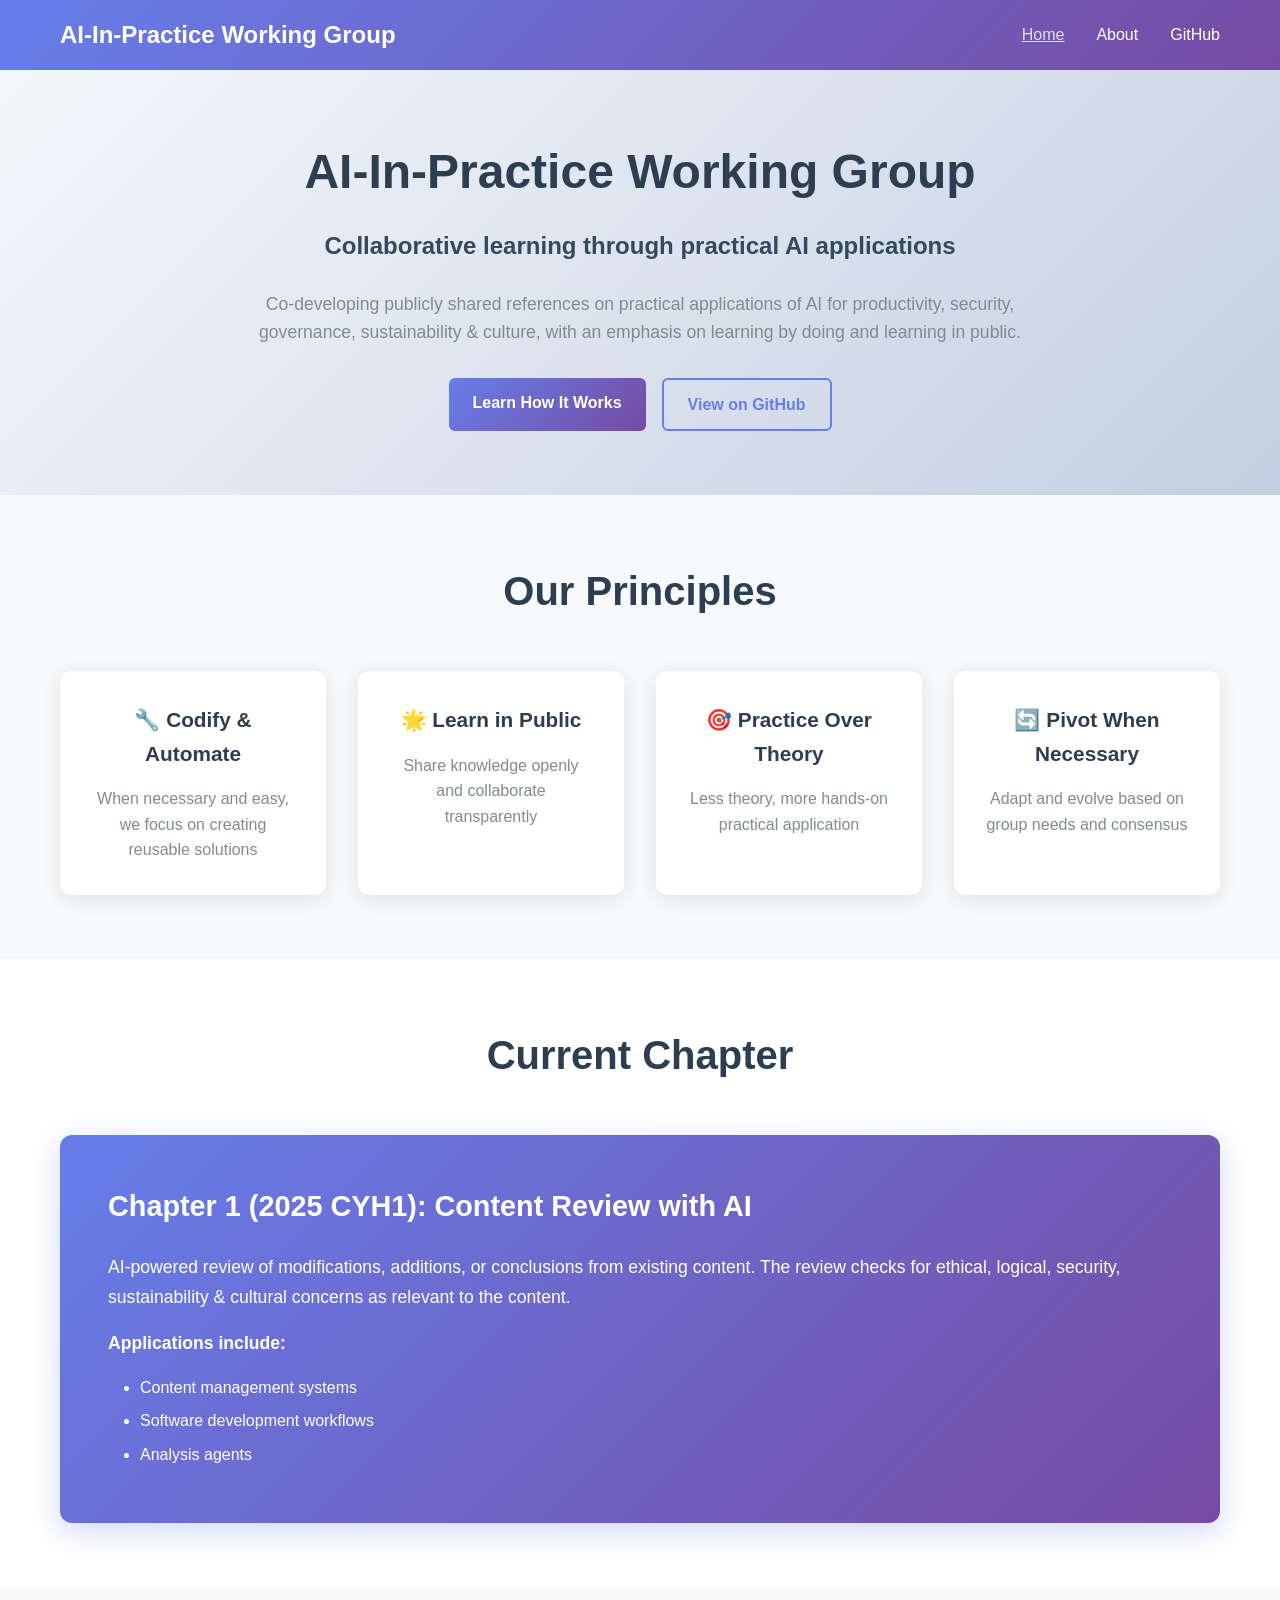
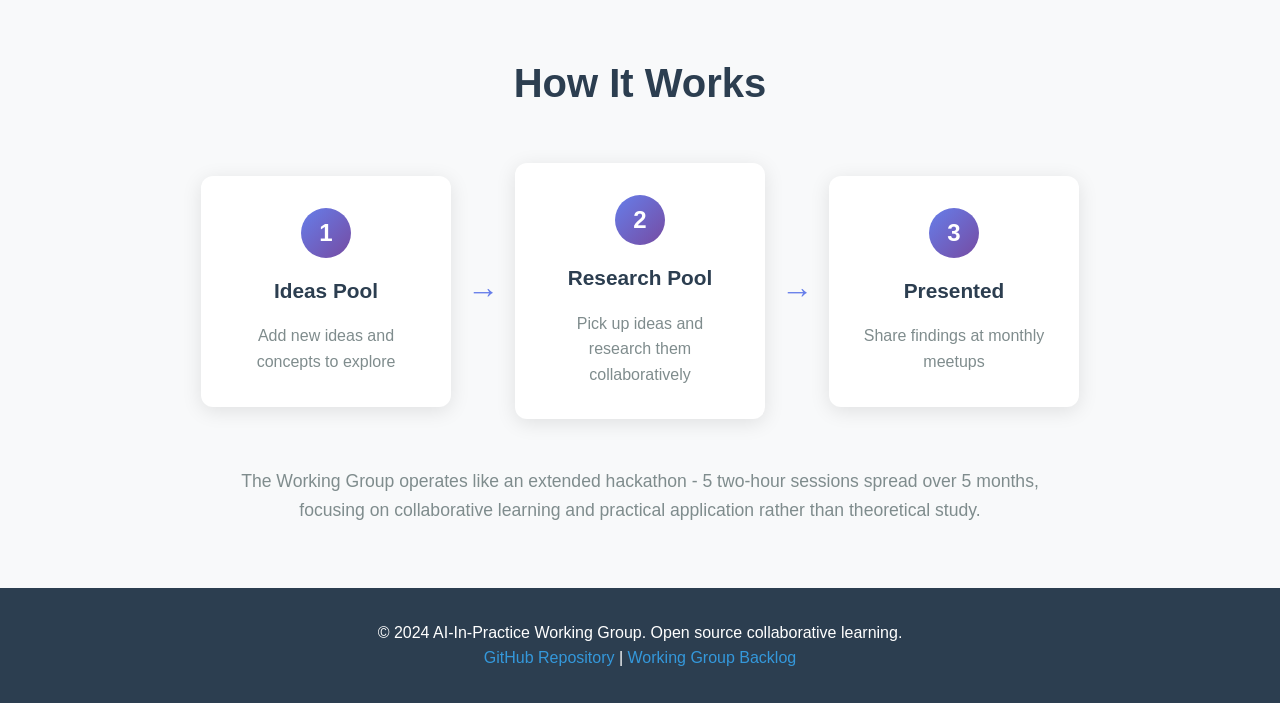
<file: index.html>
<!DOCTYPE html>
<html lang="en">
<head>
    <meta charset="UTF-8">
    <meta name="viewport" content="width=device-width, initial-scale=1.0">
    <title>AI-In-Practice Working Group</title>
    <link rel="stylesheet" href="style.css">
</head>
<body>
    <header>
        <nav>
            <div class="nav-container">
                <h1 class="logo">AI-In-Practice Working Group</h1>
                <ul class="nav-menu">
                    <li><a href="index.html" class="active">Home</a></li>
                    <li><a href="about.html">About</a></li>
                    <li><a href="https://github.com/aseangps/AI-In-Practice-Working-Group" target="_blank">GitHub</a></li>
                </ul>
            </div>
        </nav>
    </header>

    <main>
        <section class="hero">
            <div class="container">
                <h1>AI-In-Practice Working Group</h1>
                <p class="hero-subtitle">Collaborative learning through practical AI applications</p>
                <p class="hero-description">
                    Co-developing publicly shared references on practical applications of AI for productivity, 
                    security, governance, sustainability & culture, with an emphasis on learning by doing 
                    and learning in public.
                </p>
                <div class="cta-buttons">
                    <a href="about.html" class="btn btn-primary">Learn How It Works</a>
                    <a href="https://github.com/aseangps/AI-In-Practice-Working-Group" class="btn btn-secondary" target="_blank">View on GitHub</a>
                </div>
            </div>
        </section>

        <section class="principles">
            <div class="container">
                <h2>Our Principles</h2>
                <div class="principles-grid">
                    <div class="principle-card">
                        <h3>🔧 Codify & Automate</h3>
                        <p>When necessary and easy, we focus on creating reusable solutions</p>
                    </div>
                    <div class="principle-card">
                        <h3>🌟 Learn in Public</h3>
                        <p>Share knowledge openly and collaborate transparently</p>
                    </div>
                    <div class="principle-card">
                        <h3>🎯 Practice Over Theory</h3>
                        <p>Less theory, more hands-on practical application</p>
                    </div>
                    <div class="principle-card">
                        <h3>🔄 Pivot When Necessary</h3>
                        <p>Adapt and evolve based on group needs and consensus</p>
                    </div>
                </div>
            </div>
        </section>

        <section class="current-chapter">
            <div class="container">
                <h2>Current Chapter</h2>
                <div class="chapter-card">
                    <h3>Chapter 1 (2025 CYH1): Content Review with AI</h3>
                    <p>
                        AI-powered review of modifications, additions, or conclusions from existing content. 
                        The review checks for ethical, logical, security, sustainability & cultural concerns 
                        as relevant to the content.
                    </p>
                    <p><strong>Applications include:</strong></p>
                    <ul>
                        <li>Content management systems</li>
                        <li>Software development workflows</li>
                        <li>Analysis agents</li>
                    </ul>
                </div>
            </div>
        </section>

        <section class="how-it-works">
            <div class="container">
                <h2>How It Works</h2>
                <div class="workflow">
                    <div class="workflow-step">
                        <div class="step-number">1</div>
                        <h4>Ideas Pool</h4>
                        <p>Add new ideas and concepts to explore</p>
                    </div>
                    <div class="workflow-arrow">→</div>
                    <div class="workflow-step">
                        <div class="step-number">2</div>
                        <h4>Research Pool</h4>
                        <p>Pick up ideas and research them collaboratively</p>
                    </div>
                    <div class="workflow-arrow">→</div>
                    <div class="workflow-step">
                        <div class="step-number">3</div>
                        <h4>Presented</h4>
                        <p>Share findings at monthly meetups</p>
                    </div>
                </div>
                <p class="workflow-description">
                    The Working Group operates like an extended hackathon - 5 two-hour sessions spread over 5 months, 
                    focusing on collaborative learning and practical application rather than theoretical study.
                </p>
            </div>
        </section>
    </main>

    <footer>
        <div class="container">
            <p>&copy; 2024 AI-In-Practice Working Group. Open source collaborative learning.</p>
            <p>
                <a href="https://github.com/aseangps/AI-In-Practice-Working-Group" target="_blank">GitHub Repository</a> | 
                <a href="https://github.com/orgs/apacgps/projects/9/views/1" target="_blank">Working Group Backlog</a>
            </p>
        </div>
    </footer>
</body>
</html>
</file>
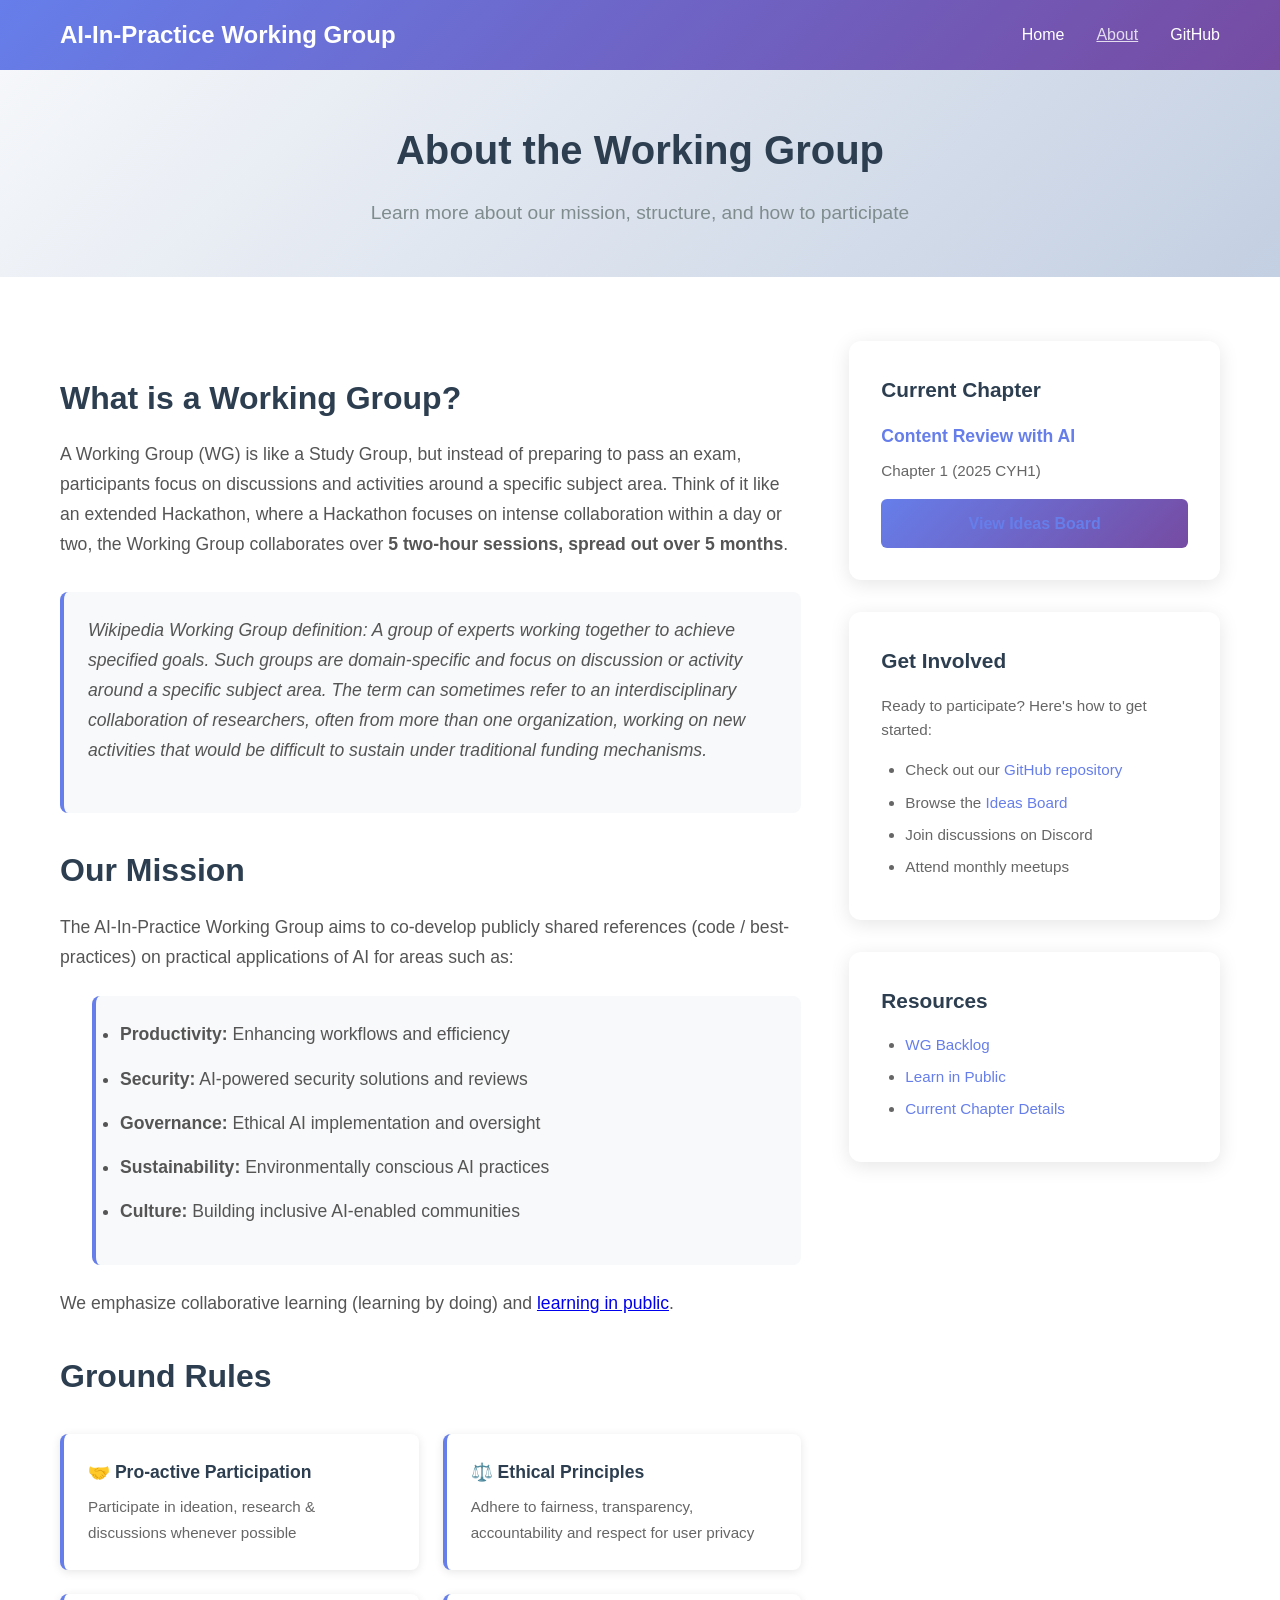
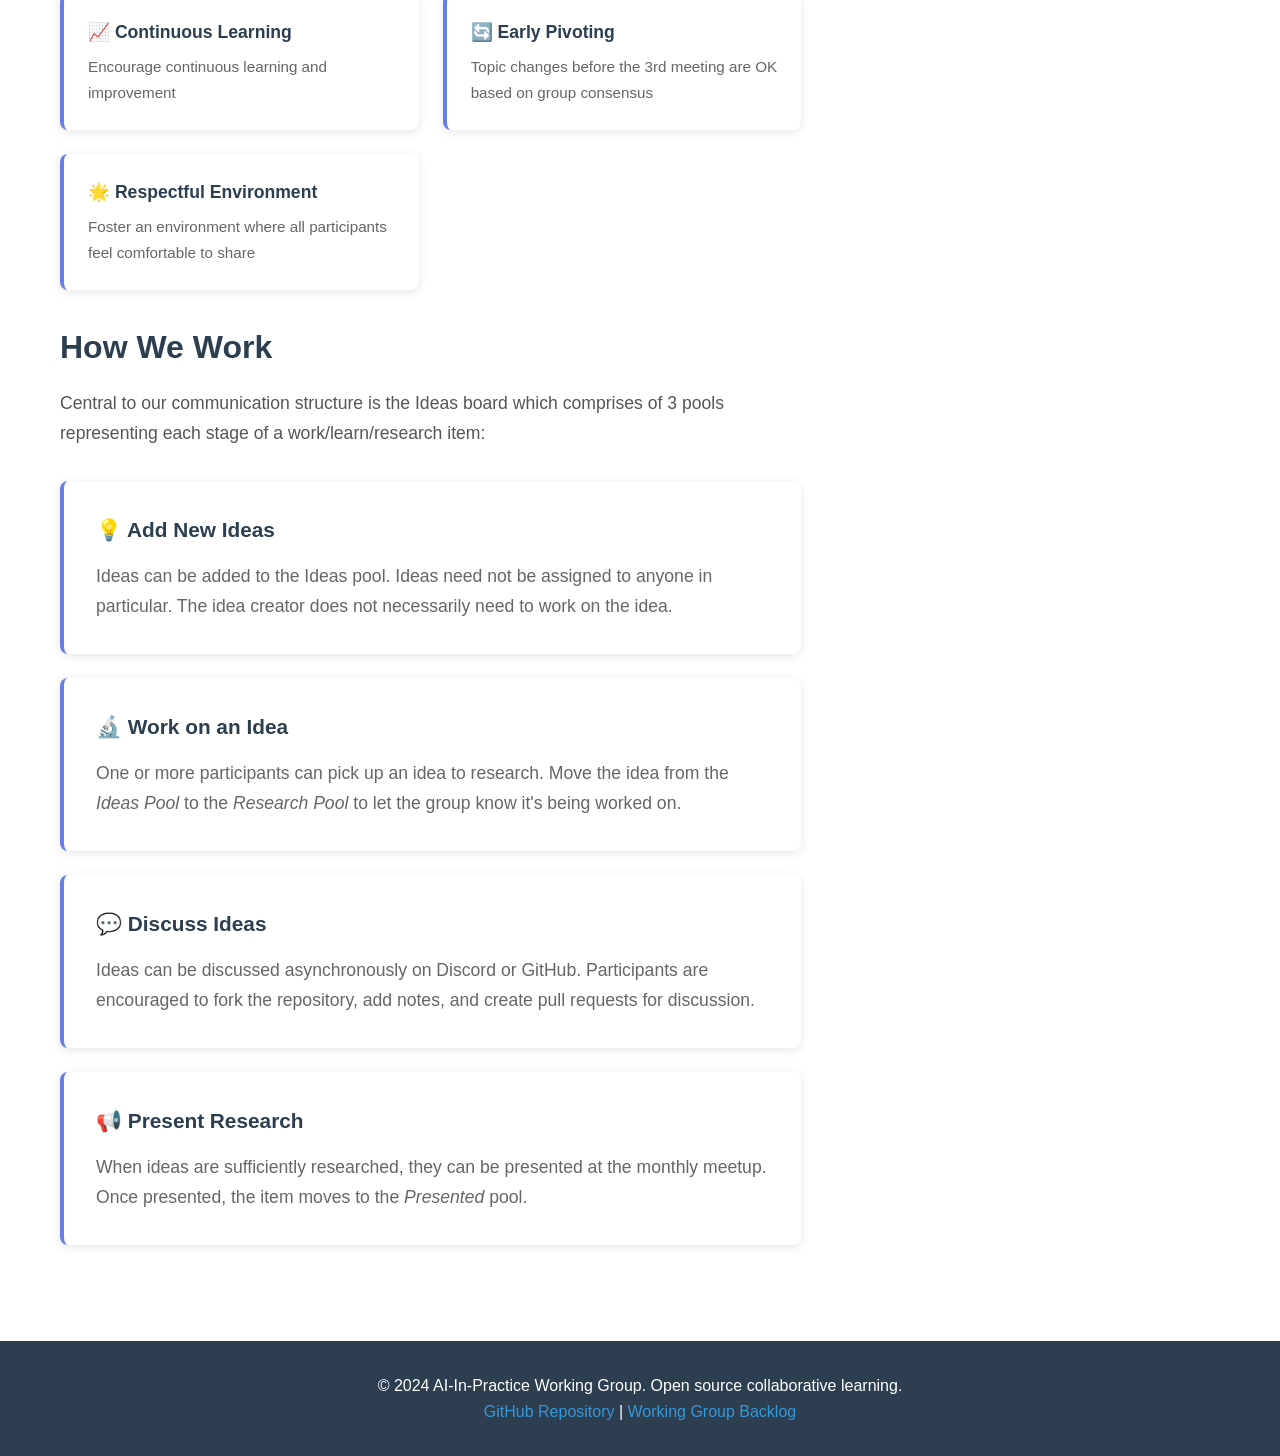
<file: about.html>
<!DOCTYPE html>
<html lang="en">
<head>
    <meta charset="UTF-8">
    <meta name="viewport" content="width=device-width, initial-scale=1.0">
    <title>About - AI-In-Practice Working Group</title>
    <link rel="stylesheet" href="style.css">
</head>
<body>
    <header>
        <nav>
            <div class="nav-container">
                <h1 class="logo">AI-In-Practice Working Group</h1>
                <ul class="nav-menu">
                    <li><a href="index.html">Home</a></li>
                    <li><a href="about.html" class="active">About</a></li>
                    <li><a href="https://github.com/aseangps/AI-In-Practice-Working-Group" target="_blank">GitHub</a></li>
                </ul>
            </div>
        </nav>
    </header>

    <main>
        <section class="page-header">
            <div class="container">
                <h1>About the Working Group</h1>
                <p class="page-subtitle">Learn more about our mission, structure, and how to participate</p>
            </div>
        </section>

        <section class="content-section">
            <div class="container">
                <div class="content-grid">
                    <div class="content-main">
                        <h2>What is a Working Group?</h2>
                        <p>
                            A Working Group (WG) is like a Study Group, but instead of preparing to pass an exam, 
                            participants focus on discussions and activities around a specific subject area. Think of it 
                            like an extended Hackathon, where a Hackathon focuses on intense collaboration within a day 
                            or two, the Working Group collaborates over <strong>5 two-hour sessions, spread out over 5 months</strong>.
                        </p>
                        
                        <blockquote>
                            <p><em>Wikipedia Working Group definition:</em> A group of experts working together to achieve specified goals. 
                            Such groups are domain-specific and focus on discussion or activity around a specific subject area. 
                            The term can sometimes refer to an interdisciplinary collaboration of researchers, often from more 
                            than one organization, working on new activities that would be difficult to sustain under traditional 
                            funding mechanisms.</p>
                        </blockquote>

                        <h2>Our Mission</h2>
                        <p>
                            The AI-In-Practice Working Group aims to co-develop publicly shared references 
                            (code / best-practices) on practical applications of AI for areas such as:
                        </p>
                        <ul class="mission-list">
                            <li><strong>Productivity:</strong> Enhancing workflows and efficiency</li>
                            <li><strong>Security:</strong> AI-powered security solutions and reviews</li>
                            <li><strong>Governance:</strong> Ethical AI implementation and oversight</li>
                            <li><strong>Sustainability:</strong> Environmentally conscious AI practices</li>
                            <li><strong>Culture:</strong> Building inclusive AI-enabled communities</li>
                        </ul>
                        
                        <p>
                            We emphasize collaborative learning (learning by doing) and 
                            <a href="https://www.swyx.io/learn-in-public" target="_blank">learning in public</a>.
                        </p>

                        <h2>Ground Rules</h2>
                        <div class="rules-grid">
                            <div class="rule-card">
                                <h4>🤝 Pro-active Participation</h4>
                                <p>Participate in ideation, research & discussions whenever possible</p>
                            </div>
                            <div class="rule-card">
                                <h4>⚖️ Ethical Principles</h4>
                                <p>Adhere to fairness, transparency, accountability and respect for user privacy</p>
                            </div>
                            <div class="rule-card">
                                <h4>📈 Continuous Learning</h4>
                                <p>Encourage continuous learning and improvement</p>
                            </div>
                            <div class="rule-card">
                                <h4>🔄 Early Pivoting</h4>
                                <p>Topic changes before the 3rd meeting are OK based on group consensus</p>
                            </div>
                            <div class="rule-card">
                                <h4>🌟 Respectful Environment</h4>
                                <p>Foster an environment where all participants feel comfortable to share</p>
                            </div>
                        </div>

                        <h2>How We Work</h2>
                        <p>
                            Central to our communication structure is the Ideas board which comprises of 3 pools 
                            representing each stage of a work/learn/research item:
                        </p>

                        <div class="workflow-detailed">
                            <div class="workflow-item">
                                <h3>💡 Add New Ideas</h3>
                                <p>
                                    Ideas can be added to the Ideas pool. Ideas need not be assigned to anyone in particular.
                                    The idea creator does not necessarily need to work on the idea.
                                </p>
                            </div>

                            <div class="workflow-item">
                                <h3>🔬 Work on an Idea</h3>
                                <p>
                                    One or more participants can pick up an idea to research. Move the idea from the 
                                    <em>Ideas Pool</em> to the <em>Research Pool</em> to let the group know it's being worked on.
                                </p>
                            </div>

                            <div class="workflow-item">
                                <h3>💬 Discuss Ideas</h3>
                                <p>
                                    Ideas can be discussed asynchronously on Discord or GitHub. Participants are encouraged 
                                    to fork the repository, add notes, and create pull requests for discussion.
                                </p>
                            </div>

                            <div class="workflow-item">
                                <h3>📢 Present Research</h3>
                                <p>
                                    When ideas are sufficiently researched, they can be presented at the monthly meetup. 
                                    Once presented, the item moves to the <em>Presented</em> pool.
                                </p>
                            </div>
                        </div>
                    </div>

                    <div class="content-sidebar">
                        <div class="sidebar-card">
                            <h3>Current Chapter</h3>
                            <h4>Content Review with AI</h4>
                            <p>Chapter 1 (2025 CYH1)</p>
                            <a href="https://github.com/orgs/apacgps/projects/10" class="btn btn-primary" target="_blank">
                                View Ideas Board
                            </a>
                        </div>

                        <div class="sidebar-card">
                            <h3>Get Involved</h3>
                            <p>Ready to participate? Here's how to get started:</p>
                            <ul>
                                <li>Check out our <a href="https://github.com/aseangps/AI-In-Practice-Working-Group" target="_blank">GitHub repository</a></li>
                                <li>Browse the <a href="https://github.com/orgs/apacgps/projects/10" target="_blank">Ideas Board</a></li>
                                <li>Join discussions on Discord</li>
                                <li>Attend monthly meetups</li>
                            </ul>
                        </div>

                        <div class="sidebar-card">
                            <h3>Resources</h3>
                            <ul>
                                <li><a href="https://github.com/orgs/apacgps/projects/9/views/1" target="_blank">WG Backlog</a></li>
                                <li><a href="https://www.swyx.io/learn-in-public" target="_blank">Learn in Public</a></li>
                                <li><a href="https://github.com/aseangps/AI-In-Practice-Working-Group/tree/main/content-review" target="_blank">Current Chapter Details</a></li>
                            </ul>
                        </div>
                    </div>
                </div>
            </div>
        </section>
    </main>

    <footer>
        <div class="container">
            <p>&copy; 2024 AI-In-Practice Working Group. Open source collaborative learning.</p>
            <p>
                <a href="https://github.com/aseangps/AI-In-Practice-Working-Group" target="_blank">GitHub Repository</a> | 
                <a href="https://github.com/orgs/apacgps/projects/9/views/1" target="_blank">Working Group Backlog</a>
            </p>
        </div>
    </footer>
</body>
</html>
</file>
<file: style.css>
/* Reset and base styles */
* {
    margin: 0;
    padding: 0;
    box-sizing: border-box;
}

body {
    font-family: -apple-system, BlinkMacSystemFont, 'Segoe UI', Roboto, Oxygen, Ubuntu, Cantarell, sans-serif;
    line-height: 1.6;
    color: #333;
    background-color: #ffffff;
}

.container {
    max-width: 1200px;
    margin: 0 auto;
    padding: 0 20px;
}

/* Header and Navigation */
header {
    background: linear-gradient(135deg, #667eea 0%, #764ba2 100%);
    color: white;
    padding: 1rem 0;
    box-shadow: 0 2px 10px rgba(0,0,0,0.1);
}

.nav-container {
    max-width: 1200px;
    margin: 0 auto;
    padding: 0 20px;
    display: flex;
    justify-content: space-between;
    align-items: center;
}

.logo {
    font-size: 1.5rem;
    font-weight: 700;
}

.nav-menu {
    display: flex;
    list-style: none;
    gap: 2rem;
}

.nav-menu a {
    color: white;
    text-decoration: none;
    font-weight: 500;
    transition: opacity 0.3s ease;
}

.nav-menu a:hover,
.nav-menu a.active {
    opacity: 0.8;
    text-decoration: underline;
}

/* Hero Section */
.hero {
    background: linear-gradient(135deg, #f5f7fa 0%, #c3cfe2 100%);
    padding: 4rem 0;
    text-align: center;
}

.hero h1 {
    font-size: 3rem;
    font-weight: 700;
    margin-bottom: 1rem;
    color: #2c3e50;
}

.hero-subtitle {
    font-size: 1.5rem;
    font-weight: 600;
    color: #34495e;
    margin-bottom: 1.5rem;
}

.hero-description {
    font-size: 1.1rem;
    color: #7f8c8d;
    max-width: 800px;
    margin: 0 auto 2rem;
}

.cta-buttons {
    display: flex;
    gap: 1rem;
    justify-content: center;
    flex-wrap: wrap;
}

.btn {
    display: inline-block;
    padding: 12px 24px;
    text-decoration: none;
    border-radius: 6px;
    font-weight: 600;
    transition: all 0.3s ease;
}

.btn-primary {
    background: linear-gradient(135deg, #667eea 0%, #764ba2 100%);
    color: white;
}

.btn-primary:hover {
    transform: translateY(-2px);
    box-shadow: 0 4px 15px rgba(102, 126, 234, 0.4);
}

.btn-secondary {
    background: transparent;
    color: #667eea;
    border: 2px solid #667eea;
}

.btn-secondary:hover {
    background: #667eea;
    color: white;
    transform: translateY(-2px);
}

/* Sections */
section {
    padding: 4rem 0;
}

section h2 {
    text-align: center;
    font-size: 2.5rem;
    font-weight: 700;
    margin-bottom: 3rem;
    color: #2c3e50;
}

/* Principles Section */
.principles {
    background-color: #f8f9fa;
}

.principles-grid {
    display: grid;
    grid-template-columns: repeat(auto-fit, minmax(250px, 1fr));
    gap: 2rem;
    margin-top: 2rem;
}

.principle-card {
    background: white;
    padding: 2rem;
    border-radius: 12px;
    box-shadow: 0 4px 20px rgba(0,0,0,0.1);
    text-align: center;
    transition: transform 0.3s ease;
}

.principle-card:hover {
    transform: translateY(-5px);
}

.principle-card h3 {
    font-size: 1.3rem;
    margin-bottom: 1rem;
    color: #2c3e50;
}

.principle-card p {
    color: #7f8c8d;
}

/* Current Chapter Section */
.chapter-card {
    background: linear-gradient(135deg, #667eea 0%, #764ba2 100%);
    color: white;
    padding: 3rem;
    border-radius: 12px;
    box-shadow: 0 8px 30px rgba(102, 126, 234, 0.3);
}

.chapter-card h3 {
    font-size: 1.8rem;
    margin-bottom: 1.5rem;
}

.chapter-card p {
    margin-bottom: 1rem;
    font-size: 1.1rem;
    line-height: 1.7;
}

.chapter-card ul {
    margin-left: 2rem;
    margin-top: 1rem;
}

.chapter-card li {
    margin-bottom: 0.5rem;
}

/* How It Works Section */
.how-it-works {
    background-color: #f8f9fa;
}

.workflow {
    display: flex;
    align-items: center;
    justify-content: center;
    flex-wrap: wrap;
    gap: 1rem;
    margin-bottom: 3rem;
}

.workflow-step {
    background: white;
    padding: 2rem;
    border-radius: 12px;
    box-shadow: 0 4px 20px rgba(0,0,0,0.1);
    text-align: center;
    flex: 1;
    min-width: 200px;
    max-width: 250px;
}

.step-number {
    width: 50px;
    height: 50px;
    border-radius: 50%;
    background: linear-gradient(135deg, #667eea 0%, #764ba2 100%);
    color: white;
    display: flex;
    align-items: center;
    justify-content: center;
    font-size: 1.5rem;
    font-weight: bold;
    margin: 0 auto 1rem;
}

.workflow-step h4 {
    font-size: 1.3rem;
    margin-bottom: 1rem;
    color: #2c3e50;
}

.workflow-step p {
    color: #7f8c8d;
}

.workflow-arrow {
    font-size: 2rem;
    color: #667eea;
    font-weight: bold;
}

.workflow-description {
    text-align: center;
    font-size: 1.1rem;
    color: #7f8c8d;
    max-width: 800px;
    margin: 0 auto;
}

/* Footer */
footer {
    background: #2c3e50;
    color: white;
    text-align: center;
    padding: 2rem 0;
}

footer a {
    color: #3498db;
    text-decoration: none;
}

footer a:hover {
    text-decoration: underline;
}

/* About Page Styles */
.page-header {
    background: linear-gradient(135deg, #f5f7fa 0%, #c3cfe2 100%);
    padding: 3rem 0;
    text-align: center;
}

.page-header h1 {
    font-size: 2.5rem;
    font-weight: 700;
    color: #2c3e50;
    margin-bottom: 1rem;
}

.page-subtitle {
    font-size: 1.2rem;
    color: #7f8c8d;
}

.content-section {
    padding: 4rem 0;
}

.content-grid {
    display: grid;
    grid-template-columns: 2fr 1fr;
    gap: 3rem;
    align-items: start;
}

.content-main h2 {
    font-size: 2rem;
    color: #2c3e50;
    margin: 2rem 0 1rem 0;
    text-align: left;
}

.content-main p {
    font-size: 1.1rem;
    line-height: 1.7;
    color: #555;
    margin-bottom: 1.5rem;
}

.content-main ul {
    margin: 1rem 0 1.5rem 2rem;
}

.content-main li {
    margin-bottom: 0.5rem;
    color: #555;
}

.mission-list {
    background: #f8f9fa;
    padding: 1.5rem;
    border-radius: 8px;
    border-left: 4px solid #667eea;
}

.mission-list li {
    margin-bottom: 1rem;
    font-size: 1.1rem;
}

blockquote {
    background: #f8f9fa;
    border-left: 4px solid #667eea;
    margin: 2rem 0;
    padding: 1.5rem;
    border-radius: 8px;
}

blockquote p {
    margin: 0;
    font-style: italic;
    color: #666;
}

.rules-grid {
    display: grid;
    grid-template-columns: repeat(auto-fit, minmax(280px, 1fr));
    gap: 1.5rem;
    margin: 2rem 0;
}

.rule-card {
    background: white;
    padding: 1.5rem;
    border-radius: 8px;
    box-shadow: 0 2px 10px rgba(0,0,0,0.1);
    border-left: 4px solid #667eea;
}

.rule-card h4 {
    color: #2c3e50;
    margin-bottom: 0.5rem;
    font-size: 1.1rem;
}

.rule-card p {
    color: #666;
    font-size: 0.95rem;
    margin: 0;
}

.workflow-detailed {
    margin: 2rem 0;
}

.workflow-item {
    background: white;
    padding: 2rem;
    margin-bottom: 1.5rem;
    border-radius: 8px;
    box-shadow: 0 2px 10px rgba(0,0,0,0.1);
    border-left: 4px solid #667eea;
}

.workflow-item h3 {
    color: #2c3e50;
    margin-bottom: 1rem;
    font-size: 1.3rem;
}

.workflow-item p {
    margin: 0;
    color: #666;
}

.content-sidebar {
    position: sticky;
    top: 2rem;
}

.sidebar-card {
    background: white;
    padding: 2rem;
    border-radius: 12px;
    box-shadow: 0 4px 20px rgba(0,0,0,0.1);
    margin-bottom: 2rem;
}

.sidebar-card h3 {
    color: #2c3e50;
    margin-bottom: 1rem;
    font-size: 1.3rem;
}

.sidebar-card h4 {
    color: #667eea;
    margin-bottom: 0.5rem;
    font-size: 1.1rem;
}

.sidebar-card p {
    color: #666;
    margin-bottom: 1rem;
    font-size: 0.95rem;
}

.sidebar-card ul {
    margin: 0;
    padding-left: 1.5rem;
}

.sidebar-card li {
    margin-bottom: 0.5rem;
    color: #666;
    font-size: 0.95rem;
}

.sidebar-card a {
    color: #667eea;
    text-decoration: none;
}

.sidebar-card a:hover {
    text-decoration: underline;
}

.sidebar-card .btn {
    display: block;
    text-align: center;
    margin-top: 1rem;
}

/* Responsive Design */
@media (max-width: 768px) {
    .content-grid {
        grid-template-columns: 1fr;
        gap: 2rem;
    }
    
    .content-sidebar {
        position: static;
    }
    
    .rules-grid {
        grid-template-columns: 1fr;
    }
    
    .page-header h1 {
        font-size: 2rem;
    }

    .nav-container {
        flex-direction: column;
        gap: 1rem;
    }

    .nav-menu {
        gap: 1rem;
    }

    .hero h1 {
        font-size: 2rem;
    }

    .hero-subtitle {
        font-size: 1.2rem;
    }

    .cta-buttons {
        flex-direction: column;
        align-items: center;
    }

    .workflow {
        flex-direction: column;
    }

    .workflow-arrow {
        transform: rotate(90deg);
    }

    section h2 {
        font-size: 2rem;
    }
}

@media (max-width: 480px) {
    .container {
        padding: 0 15px;
    }

    section {
        padding: 2rem 0;
    }

    .principle-card,
    .workflow-step {
        padding: 1.5rem;
    }

    .chapter-card {
        padding: 2rem;
    }
}
</file>
